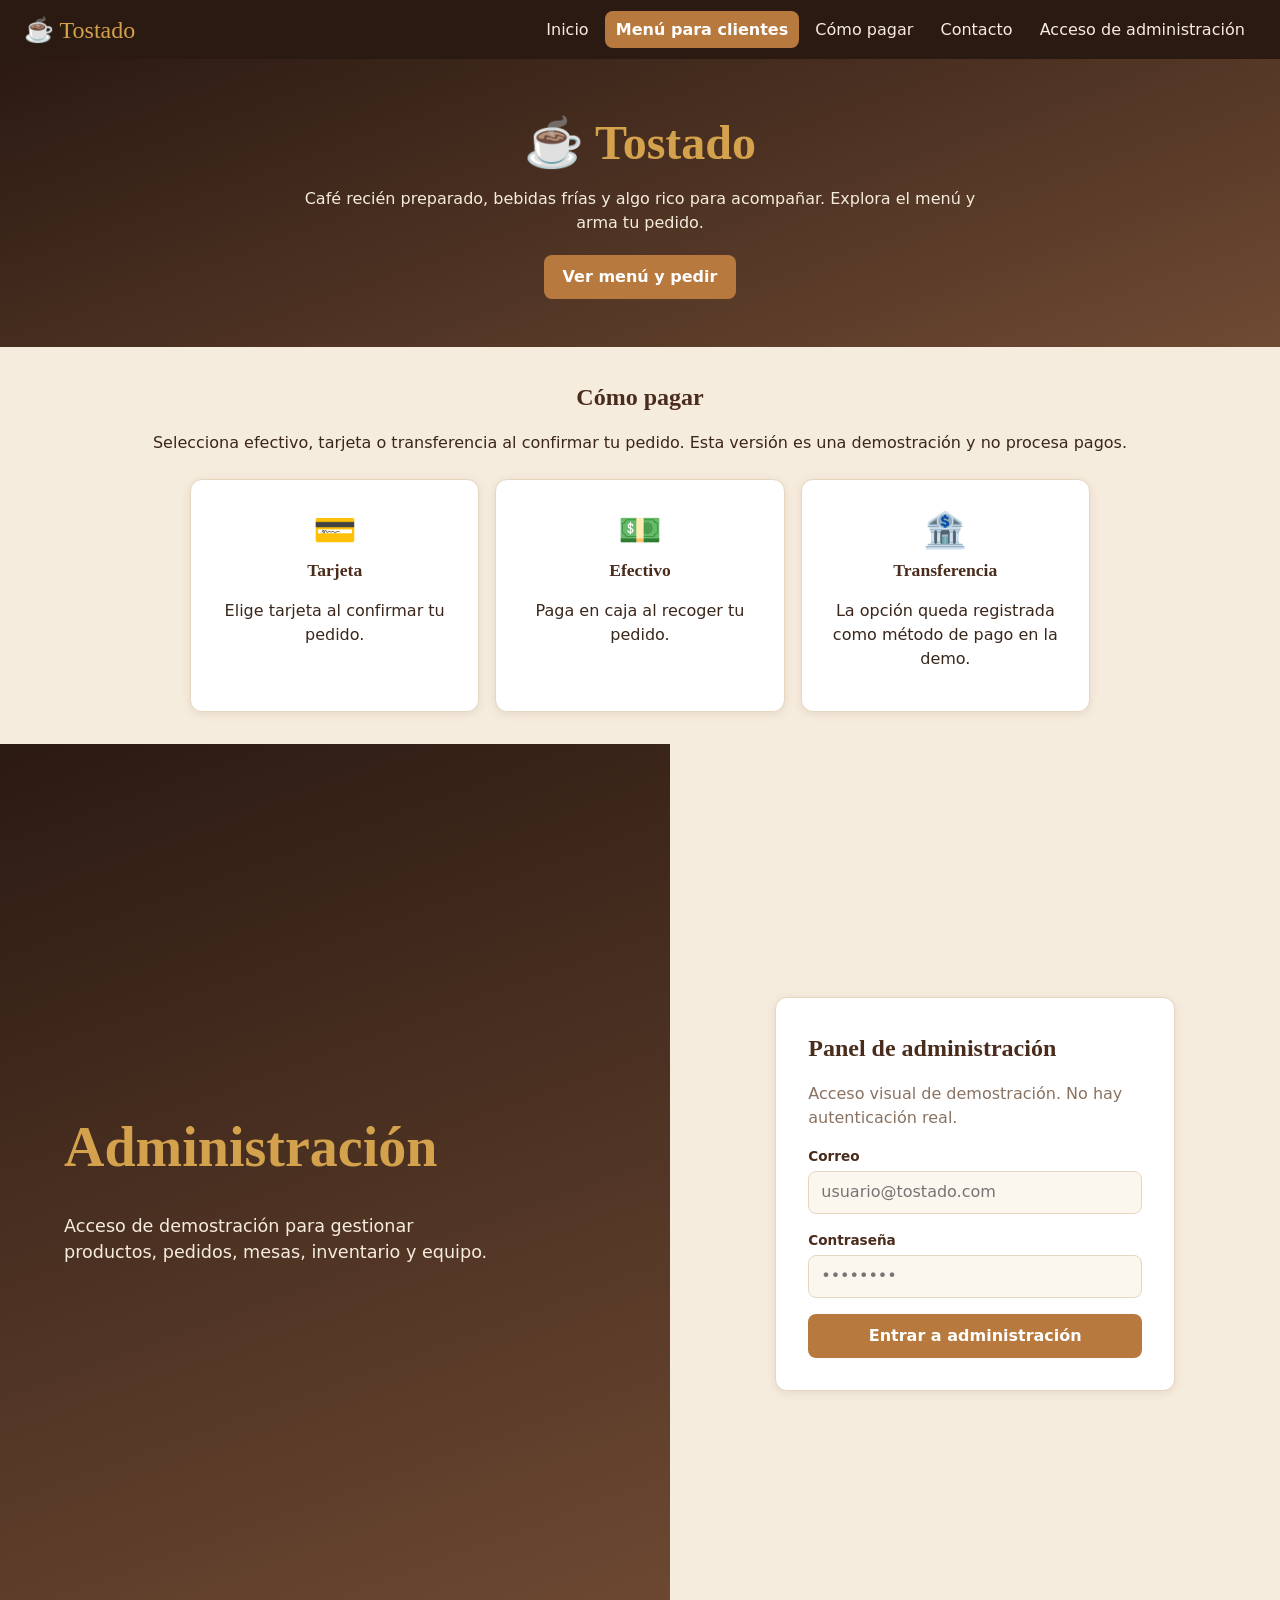
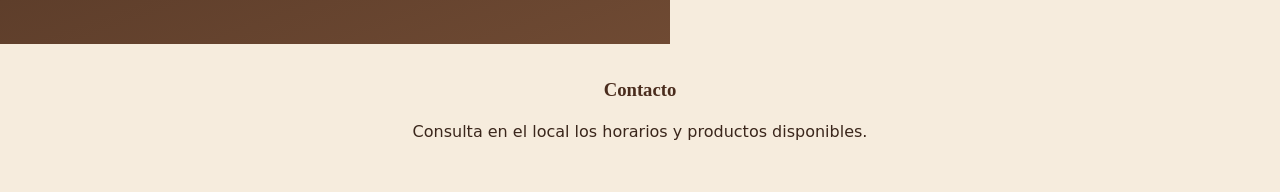
<file: index.html>
<!DOCTYPE html>
<html lang="es">
<head>
<meta charset="UTF-8">
<meta name="viewport" content="width=device-width, initial-scale=1">
<title>Tostado · Cafetería</title>
<link rel="stylesheet" href="css/styles.css">
</head>
<body>
<header class="public-nav">
  <a class="navbar-brand" href="index.html">☕ Tostado</a>
  <nav class="navbar-links" aria-label="Navegación principal">
    <a href="index.html">Inicio</a>
    <a class="navbar-cta" href="menu-cliente.html">Menú para clientes</a>
    <a href="index.html#como-pagarlo">Cómo pagar</a>
    <a href="index.html#contacto">Contacto</a>
    <a href="#login">Acceso de administración</a>
  </nav>
</header>
<main>
<section class="client-hero">
  <h1>☕ Tostado</h1>
  <p>Café recién preparado, bebidas frías y algo rico para acompañar. Explora el menú y arma tu pedido.</p>
  <a class="btn" href="menu-cliente.html">Ver menú y pedir</a>
</section>
<section id="como-pagarlo" class="pago">
  <h2>Cómo pagar</h2>
  <p>Selecciona efectivo, tarjeta o transferencia al confirmar tu pedido. Esta versión es una demostración y no procesa pagos.</p>
  <div class="pago-grid">
    <div class="card"><div class="ico">💳</div><h3>Tarjeta</h3><p>Elige tarjeta al confirmar tu pedido.</p></div>
    <div class="card"><div class="ico">💵</div><h3>Efectivo</h3><p>Paga en caja al recoger tu pedido.</p></div>
    <div class="card"><div class="ico">🏦</div><h3>Transferencia</h3><p>La opción queda registrada como método de pago en la demo.</p></div>
  </div>
</section>
<section id="login" class="login-page">
  <section class="login-hero">
    <h1>Administración</h1>
    <p>Acceso de demostración para gestionar productos, pedidos, mesas, inventario y equipo.</p>
  </section>
  <section class="login-form">
    <form class="card" action="admin.html">
      <h2>Panel de administración</h2>
      <p style="color:var(--suave)">Acceso visual de demostración. No hay autenticación real.</p>
      <div class="form-row"><label for="u">Correo</label><input id="u" type="email" placeholder="usuario@tostado.com"></div>
      <div class="form-row"><label for="p">Contraseña</label><input id="p" type="password" placeholder="••••••••"></div>
      <button class="btn block" type="submit">Entrar a administración</button>
    </form>
  </section>
</section>
</main>
<footer id="contacto" class="pago"><h3>Contacto</h3><p>Consulta en el local los horarios y productos disponibles.</p></footer>
</body>
</html>
</file>
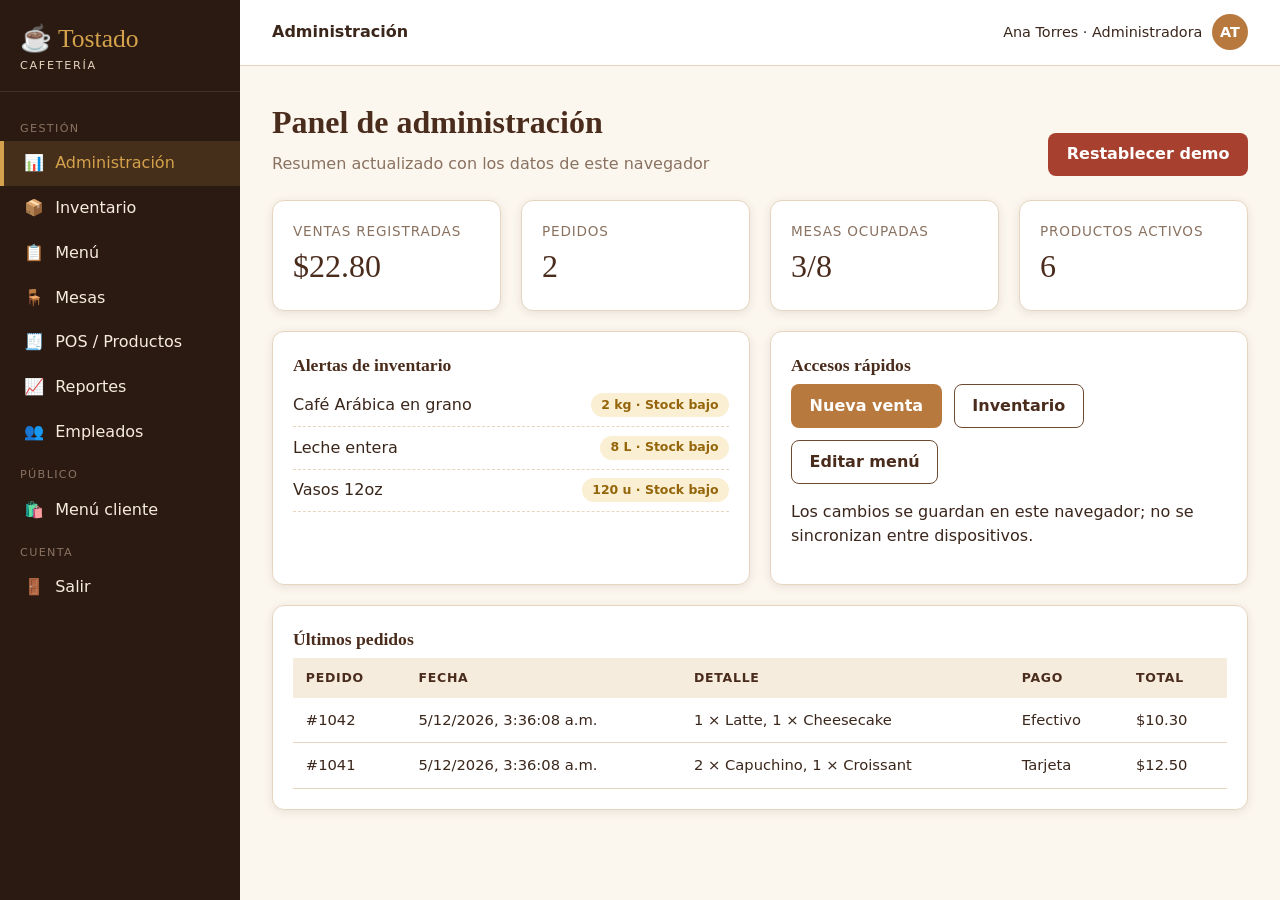
<file: admin.html>
<!DOCTYPE html>
<html lang="es">
<head>
<meta charset="UTF-8">
<meta name="viewport" content="width=device-width, initial-scale=1">
<title>Administración · Tostado</title>
<link rel="stylesheet" href="css/styles.css">
</head>
<body data-title="Administración" data-page="admin">
<main id="app"></main>
<script src="js/store.js"></script>
<script src="js/app.js"></script>
<script src="js/admin.js"></script>
</body>
</html>
</file>
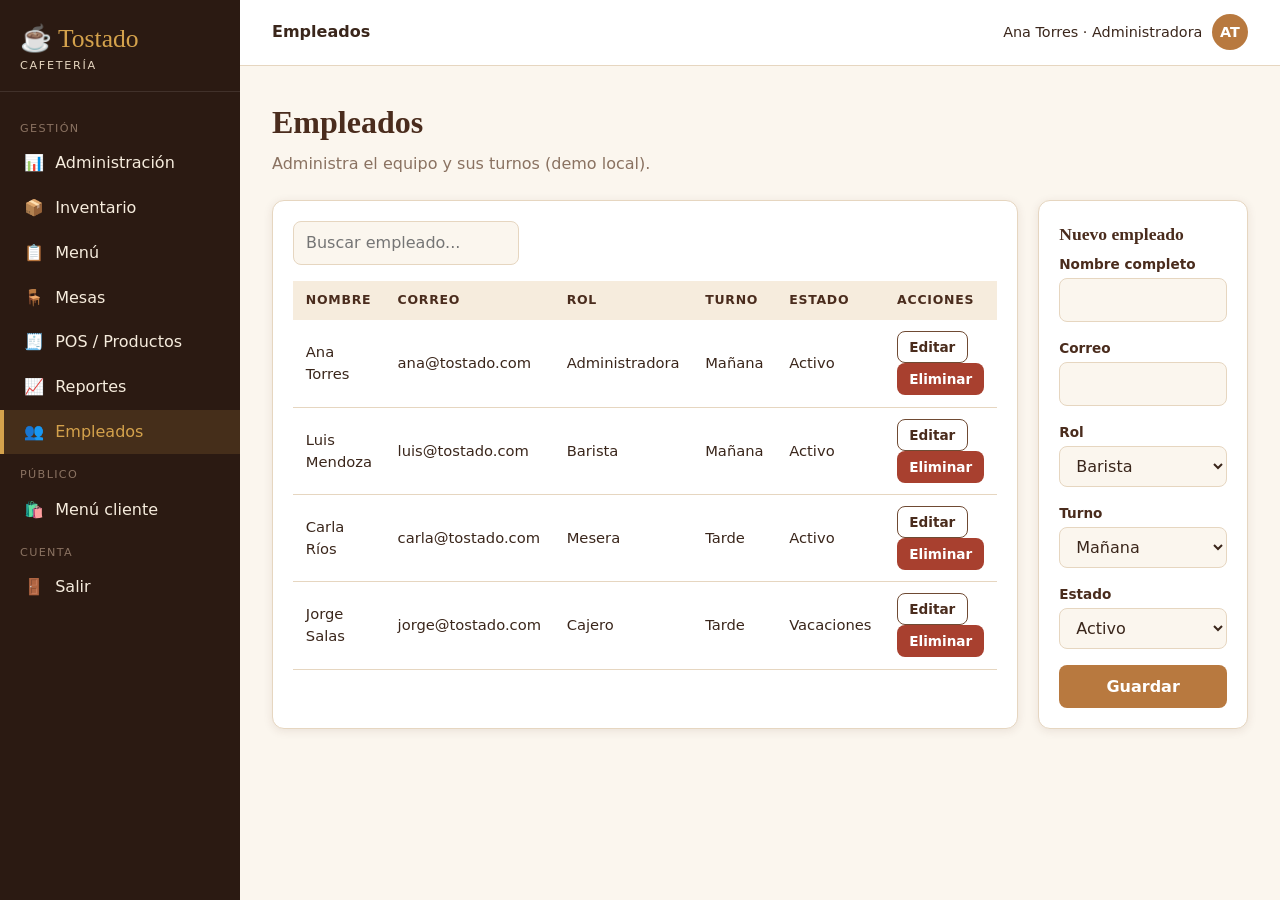
<file: empleados.html>
<!DOCTYPE html>
<html lang="es">
<head>
<meta charset="UTF-8">
<meta name="viewport" content="width=device-width, initial-scale=1">
<title>Empleados · Tostado</title>
<link rel="stylesheet" href="css/styles.css">
</head>
<body data-title="Empleados" data-page="employees">
<main id="app"></main>
<script src="js/store.js"></script>
<script src="js/app.js"></script>
<script src="js/admin.js"></script>
</body>
</html>
</file>
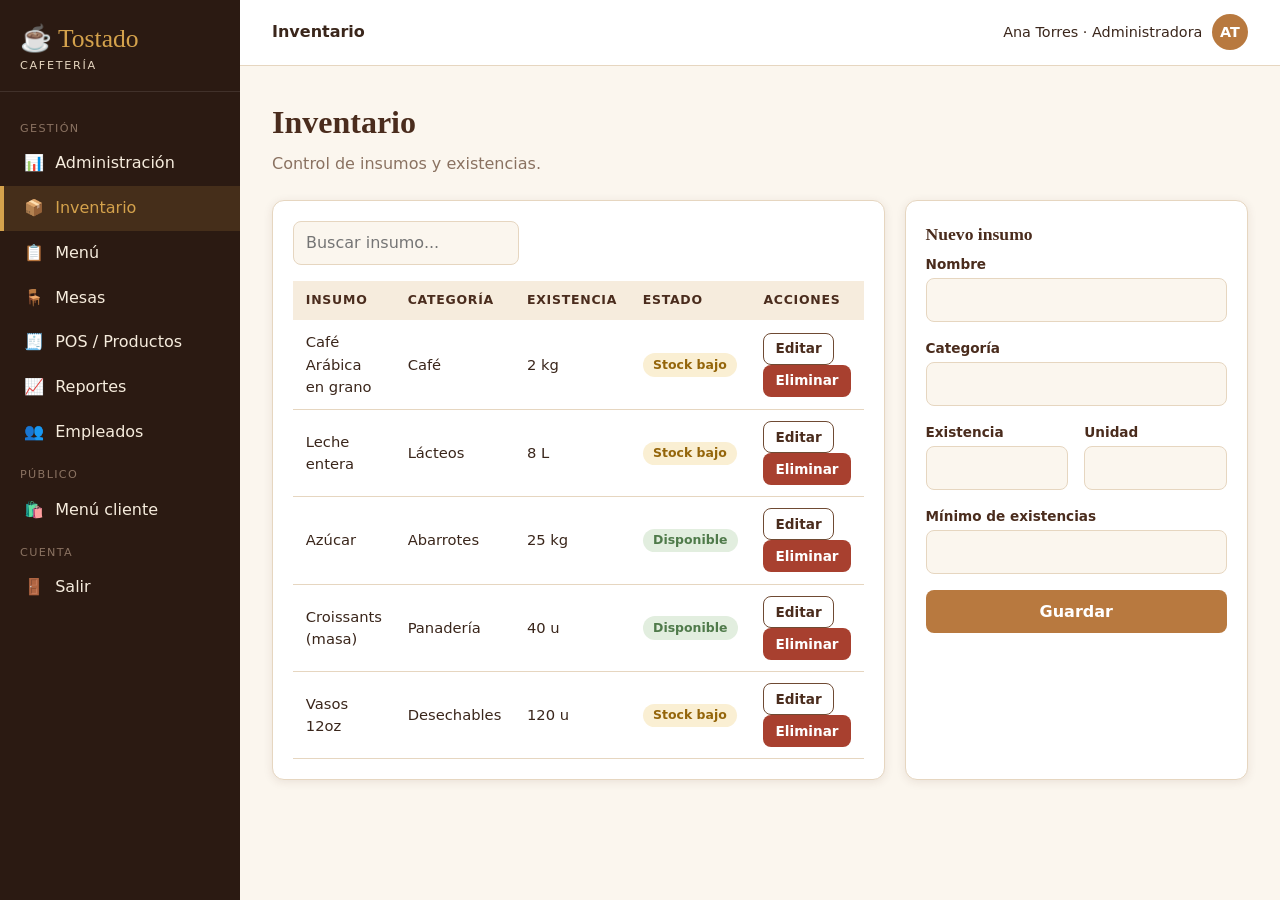
<file: inventario.html>
<!DOCTYPE html>
<html lang="es">
<head>
<meta charset="UTF-8">
<meta name="viewport" content="width=device-width, initial-scale=1">
<title>Inventario · Tostado</title>
<link rel="stylesheet" href="css/styles.css">
</head>
<body data-title="Inventario" data-page="inventory">
<main id="app"></main>
<script src="js/store.js"></script>
<script src="js/app.js"></script>
<script src="js/admin.js"></script>
</body>
</html>
</file>
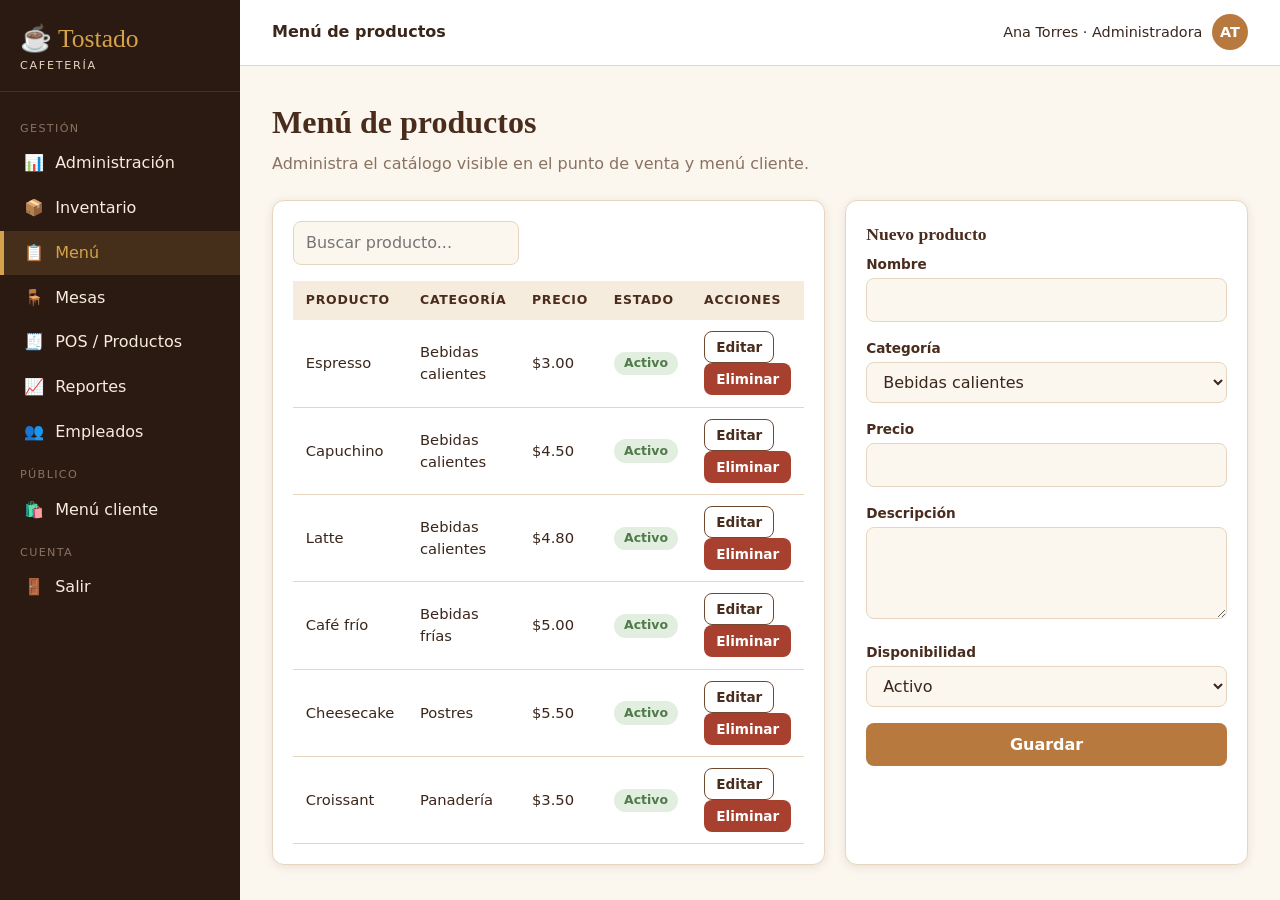
<file: menu.html>
<!DOCTYPE html>
<html lang="es">
<head>
<meta charset="UTF-8">
<meta name="viewport" content="width=device-width, initial-scale=1">
<title>Menú de productos · Tostado</title>
<link rel="stylesheet" href="css/styles.css">
</head>
<body data-title="Menú de productos" data-page="products">
<main id="app"></main>
<script src="js/store.js"></script>
<script src="js/app.js"></script>
<script src="js/admin.js"></script>
</body>
</html>
</file>
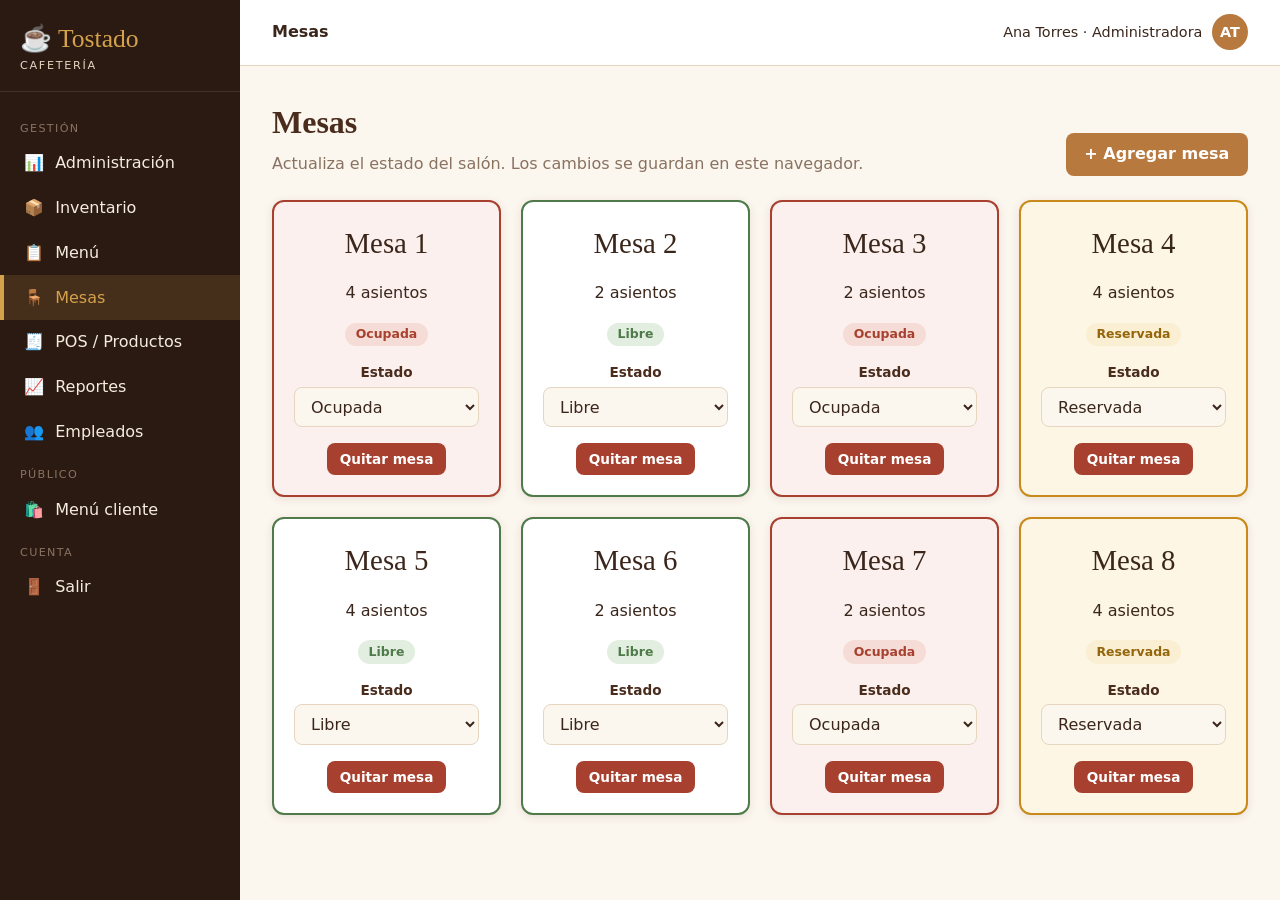
<file: mesas.html>
<!DOCTYPE html>
<html lang="es">
<head>
<meta charset="UTF-8">
<meta name="viewport" content="width=device-width, initial-scale=1">
<title>Mesas · Tostado</title>
<link rel="stylesheet" href="css/styles.css">
</head>
<body data-title="Mesas" data-page="tables">
<main id="app"></main>
<script src="js/store.js"></script>
<script src="js/app.js"></script>
<script src="js/admin.js"></script>
</body>
</html>
</file>
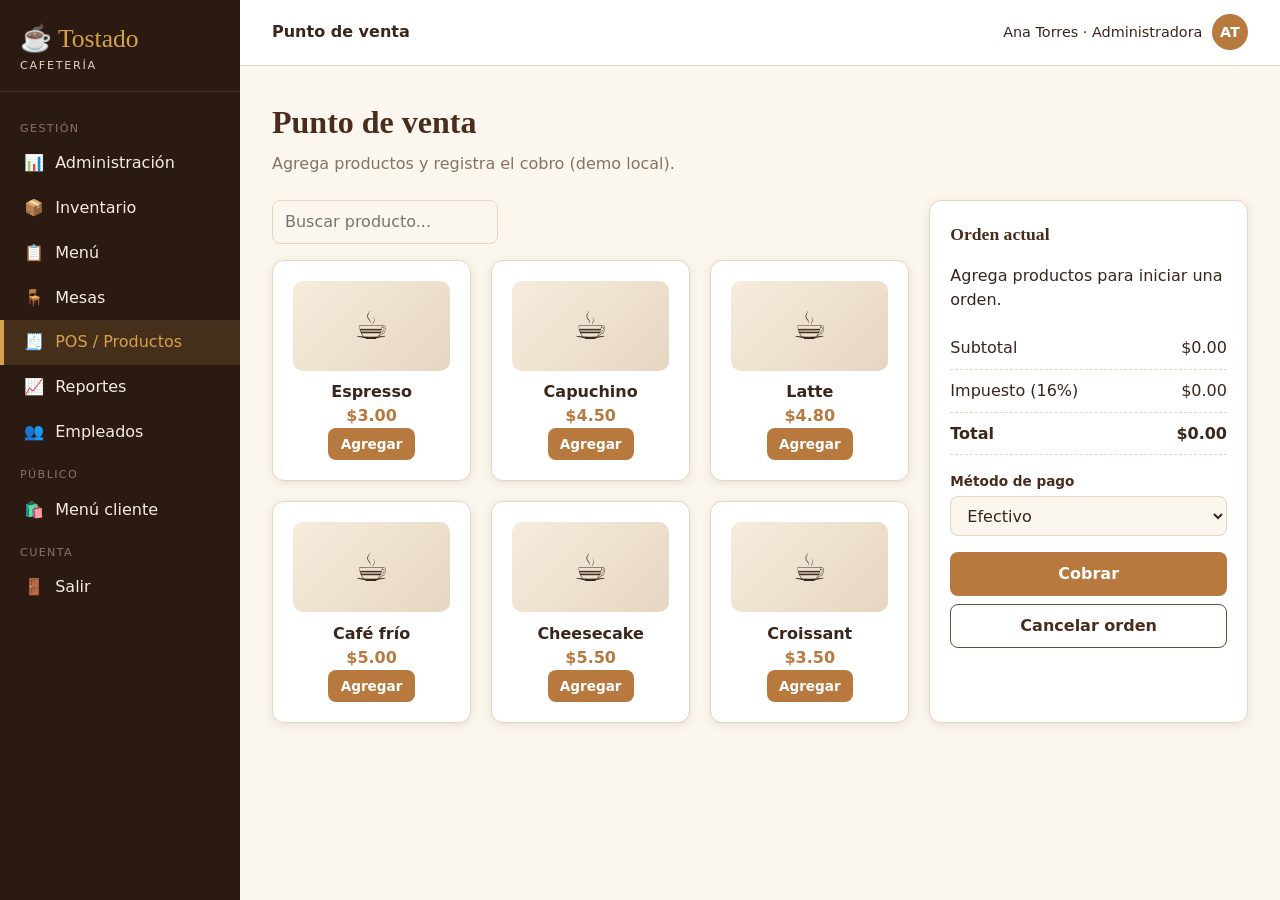
<file: pos.html>
<!DOCTYPE html>
<html lang="es">
<head>
<meta charset="UTF-8">
<meta name="viewport" content="width=device-width, initial-scale=1">
<title>Punto de venta · Tostado</title>
<link rel="stylesheet" href="css/styles.css">
</head>
<body data-title="Punto de venta" data-page="pos">
<main id="app"></main>
<script src="js/store.js"></script>
<script src="js/app.js"></script>
<script src="js/admin.js"></script>
</body>
</html>
</file>
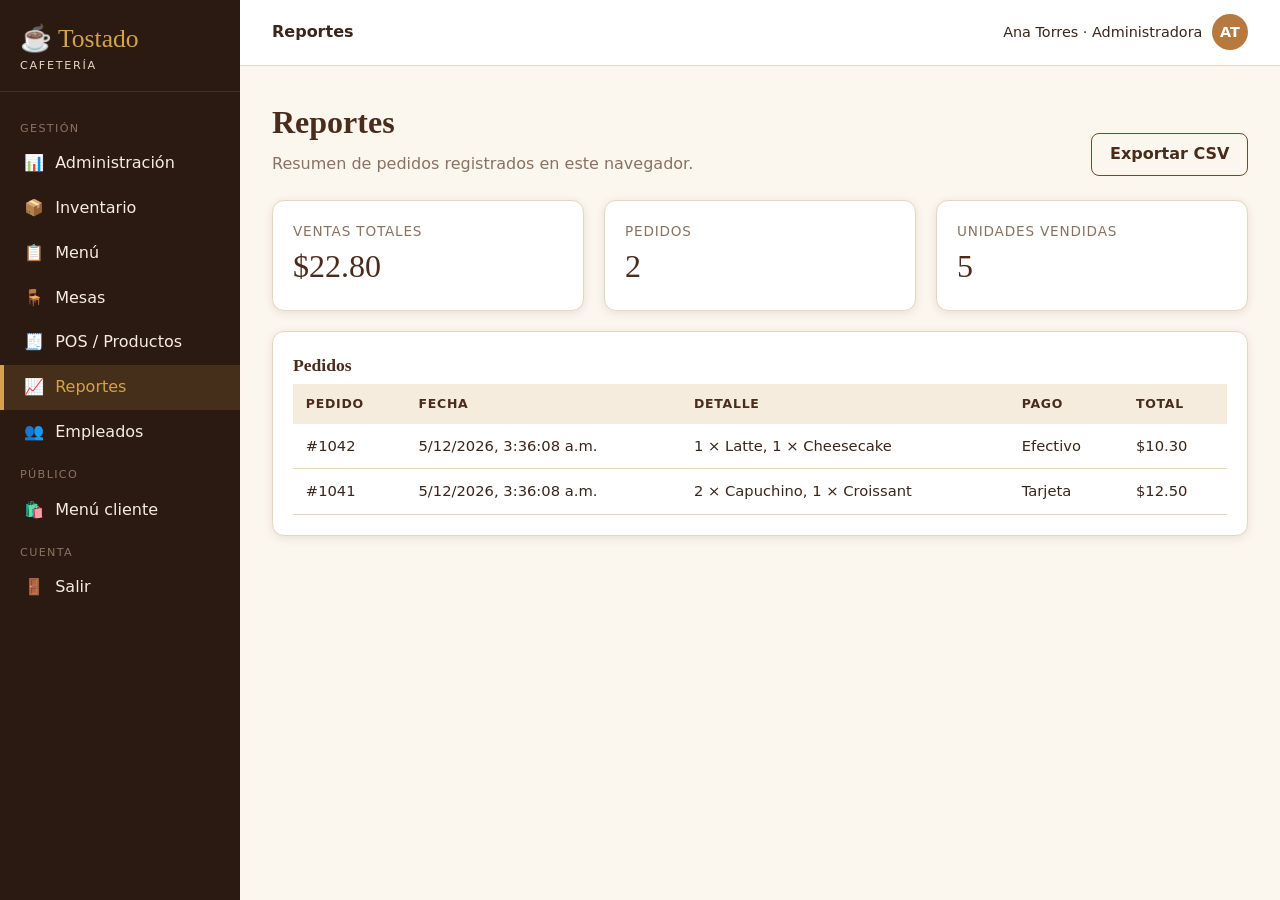
<file: reportes.html>
<!DOCTYPE html>
<html lang="es">
<head>
<meta charset="UTF-8">
<meta name="viewport" content="width=device-width, initial-scale=1">
<title>Reportes · Tostado</title>
<link rel="stylesheet" href="css/styles.css">
</head>
<body data-title="Reportes" data-page="reports">
<main id="app"></main>
<script src="js/store.js"></script>
<script src="js/app.js"></script>
<script src="js/admin.js"></script>
</body>
</html>
</file>
<file: css/styles.css>
:root{
  --espresso:#2b1a12; --cafe:#4a2c1d; --mocha:#6f4a33; --caramelo:#b8793f; --dorado:#d4a24c;
  --crema:#f6ecdd; --leche:#fbf6ee; --blanco:#fff; --borde:#e6d6c0; --texto:#3a261b; --suave:#8a7261;
  --ok:#4f7a4a; --warn:#c88a1b; --danger:#a8402f; --info:#3f6c8a;
  --radius:12px; --shadow:0 2px 10px rgba(74,44,29,.10);
  --font:"Segoe UI",system-ui,-apple-system,Roboto,"Helvetica Neue",Arial,sans-serif;
  --font-title:Georgia,"Times New Roman",serif;
}
*{box-sizing:border-box}
body{margin:0;font-family:var(--font);background:var(--leche);color:var(--texto);line-height:1.5}
h1,h2,h3{font-family:var(--font-title);color:var(--cafe);margin:0 0 .4rem}
a{color:var(--caramelo)}
.layout{display:flex;min-height:100vh}
.sidebar{width:240px;background:var(--espresso);color:var(--crema);padding:1.25rem 0;flex-shrink:0;position:sticky;top:0;height:100vh;overflow-y:auto}
.brand{font-family:var(--font-title);font-size:1.6rem;padding:0 1.25rem 1rem;color:var(--dorado);border-bottom:1px solid rgba(255,255,255,.1);margin-bottom:1rem}
.brand small{display:block;font-family:var(--font);font-size:.7rem;color:var(--borde);letter-spacing:.15em;text-transform:uppercase}
.nav a{display:flex;gap:.7rem;align-items:center;padding:.65rem 1.25rem;color:var(--crema);text-decoration:none;border-left:4px solid transparent}
.nav a:hover{background:rgba(255,255,255,.07)}
.nav a.active{background:rgba(212,162,76,.15);border-left-color:var(--dorado);color:var(--dorado)}
.nav .sep{padding:.8rem 1.25rem .2rem;font-size:.7rem;text-transform:uppercase;letter-spacing:.12em;color:var(--suave)}
.main{flex:1;min-width:0}
.topbar{display:flex;justify-content:space-between;align-items:center;gap:1rem;padding:.9rem 2rem;background:var(--blanco);border-bottom:1px solid var(--borde)}
.topbar .user{display:flex;align-items:center;gap:.6rem;font-size:.9rem}
.avatar{width:36px;height:36px;border-radius:50%;background:var(--caramelo);color:#fff;display:grid;place-items:center;font-weight:700}
.btn.menu-toggle{display:none}
.content{padding:2rem}
.page-head{display:flex;justify-content:space-between;align-items:flex-end;flex-wrap:wrap;gap:1rem;margin-bottom:1.5rem}
.page-head p{margin:0;color:var(--suave)}
.grid{display:grid;gap:1.25rem}
.grid.cols-4{grid-template-columns:repeat(4,1fr)}
.grid.cols-3{grid-template-columns:repeat(3,1fr)}
.grid.cols-2{grid-template-columns:repeat(2,1fr)}
.card{background:var(--blanco);border:1px solid var(--borde);border-radius:var(--radius);box-shadow:var(--shadow);padding:1.25rem}
.card h3{font-size:1.1rem}
.stat .value{font-family:var(--font-title);font-size:2rem;color:var(--cafe)}
.stat .label{color:var(--suave);font-size:.85rem;text-transform:uppercase;letter-spacing:.06em}
.stat .delta{font-size:.85rem;color:var(--ok)}
.stat .delta.down{color:var(--danger)}
.btn{display:inline-block;border:1px solid transparent;border-radius:8px;padding:.55rem 1.1rem;font:inherit;font-weight:600;cursor:pointer;text-decoration:none;background:var(--caramelo);color:#fff}
.btn:hover{background:var(--mocha)}
.btn.secondary{background:transparent;color:var(--cafe);border-color:var(--mocha)}
.btn.secondary:hover{background:var(--crema)}
.btn.danger{background:var(--danger)}
.btn.sm{padding:.3rem .7rem;font-size:.85rem}
.btn.block{width:100%;text-align:center}
.table-wrap{overflow-x:auto}
table{width:100%;border-collapse:collapse;font-size:.92rem}
th{text-align:left;background:var(--crema);color:var(--cafe);padding:.65rem .8rem;font-size:.78rem;text-transform:uppercase;letter-spacing:.06em}
td{padding:.7rem .8rem;border-bottom:1px solid var(--borde)}
tr:hover td{background:var(--leche)}
.badge{display:inline-block;padding:.15rem .65rem;border-radius:999px;font-size:.78rem;font-weight:600;background:var(--crema);color:var(--cafe)}
.badge.ok{background:#e2eedf;color:var(--ok)}
.badge.warn{background:#faefd3;color:#94650a}
.badge.danger{background:#f5dcd6;color:var(--danger)}
.badge.info{background:#dce8f0;color:var(--info)}
label{display:block;font-size:.85rem;font-weight:600;margin-bottom:.25rem;color:var(--cafe)}
input,select,textarea{width:100%;padding:.55rem .75rem;border:1px solid var(--borde);border-radius:8px;font:inherit;background:var(--leche);color:var(--texto)}
input:focus,select:focus,textarea:focus{outline:2px solid var(--dorado);border-color:var(--dorado)}
.form-row{margin-bottom:1rem}
.form-grid{display:grid;grid-template-columns:repeat(2,1fr);gap:1rem}
.filters{display:flex;gap:.75rem;flex-wrap:wrap;margin-bottom:1rem}
.filters input,.filters select{width:auto;min-width:180px}
.bar{height:10px;background:var(--crema);border-radius:99px;overflow:hidden}
.bar span{display:block;height:100%;background:linear-gradient(90deg,var(--caramelo),var(--dorado))}
.chart{display:flex;align-items:flex-end;gap:.7rem;height:180px;padding-top:.5rem}
.chart div{flex:1;background:linear-gradient(var(--dorado),var(--caramelo));border-radius:6px 6px 0 0;position:relative}
.chart div span{position:absolute;bottom:-1.4rem;left:0;right:0;text-align:center;font-size:.75rem;color:var(--suave)}
.chart-wrap{padding-bottom:1.6rem}
.product{text-align:center}
.product .img{height:90px;border-radius:10px;background:linear-gradient(135deg,var(--crema),var(--borde));display:grid;place-items:center;font-size:2.4rem;margin-bottom:.6rem}
.product .price{font-weight:700;color:var(--caramelo)}
.mesa{text-align:center;border-width:2px}
.mesa .num{font-family:var(--font-title);font-size:1.8rem}
.mesa.libre{border-color:var(--ok)}
.mesa.ocupada{border-color:var(--danger);background:#fbf0ed}
.mesa.reservada{border-color:var(--warn);background:#fdf6e4}
.list{list-style:none;margin:0;padding:0}
.list li{display:flex;justify-content:space-between;padding:.55rem 0;border-bottom:1px dashed var(--borde)}
.login-page{min-height:100vh;display:grid;grid-template-columns:1.1fr 1fr}
.login-hero{background:linear-gradient(160deg,var(--espresso),var(--mocha));color:var(--crema);display:flex;flex-direction:column;justify-content:center;padding:4rem}
.login-hero h1{color:var(--dorado);font-size:3.5rem}
.login-hero p{max-width:28rem;font-size:1.1rem}
.login-form{display:flex;align-items:center;justify-content:center;padding:2rem;background:var(--crema)}
.login-form .card{width:100%;max-width:400px;padding:2rem}
@media(max-width:1024px){
  .grid.cols-4{grid-template-columns:repeat(2,1fr)}
  .grid.cols-3{grid-template-columns:repeat(2,1fr)}
  .sidebar{width:200px}
  .content{padding:1.25rem}
}
@media(max-width:768px){
  .sidebar{position:fixed;left:-260px;z-index:20;transition:left .2s;width:240px}
  .sidebar.open{left:0}
  .btn.menu-toggle{display:inline-block}
  .grid.cols-4,.grid.cols-3,.grid.cols-2,.form-grid,.admin-split{grid-template-columns:1fr}
  .login-page{grid-template-columns:1fr}
  .login-hero{padding:2rem}
  .topbar{padding:.9rem 1rem}
}

.public-nav{position:sticky;top:0;z-index:30;display:flex;align-items:center;justify-content:space-between;gap:1rem;flex-wrap:wrap;padding:.7rem 1.5rem;background:var(--espresso);color:var(--crema)}
.public-nav .navbar-brand{font-family:var(--font-title);font-size:1.5rem;color:var(--dorado);text-decoration:none}
.public-nav .navbar-links{display:flex;align-items:center;gap:.3rem;flex-wrap:wrap}
.public-nav .navbar-links a{color:var(--crema);text-decoration:none;padding:.4rem .7rem;border-radius:8px}
.public-nav .navbar-links a:hover{background:rgba(255,255,255,.1)}
.public-nav .navbar-links a.navbar-cta{background:var(--caramelo);color:#fff;font-weight:600}
.public-main{max-width:1100px;margin:0 auto;padding:1.5rem}
.menu-cat{margin-bottom:2rem}
.product .desc{color:var(--suave);margin:.3rem 0 .8rem}
.product-foot{display:flex;justify-content:space-between;align-items:center;gap:.5rem}
.admin-split{grid-template-columns:2fr 1fr}
.cart-panel,.info-panel{margin-top:1.5rem}
.cart-totals{margin:1rem 0;text-align:right}
.cart-totals p{margin:.25rem 0}
.pago{padding:2rem;background:var(--crema);text-align:center}
.pago-grid{display:grid;grid-template-columns:repeat(auto-fit,minmax(180px,1fr));gap:1rem;max-width:900px;margin:1.5rem auto 0}
.pago-grid .card{padding:1.5rem}
.pago-grid .ico{font-size:2.2rem}
.client-hero{padding:3rem 1.5rem;background:linear-gradient(160deg,var(--espresso),var(--mocha));color:var(--crema);text-align:center}
.client-hero h1{color:var(--dorado);font-size:3rem}
.client-hero p{max-width:42rem;margin:.5rem auto 1.25rem}
@media(max-width:768px){.public-nav{padding:.6rem 1rem}.public-nav .navbar-links a{padding:.3rem .45rem;font-size:.88rem}.client-hero h1{font-size:2.3rem}}
</file>
